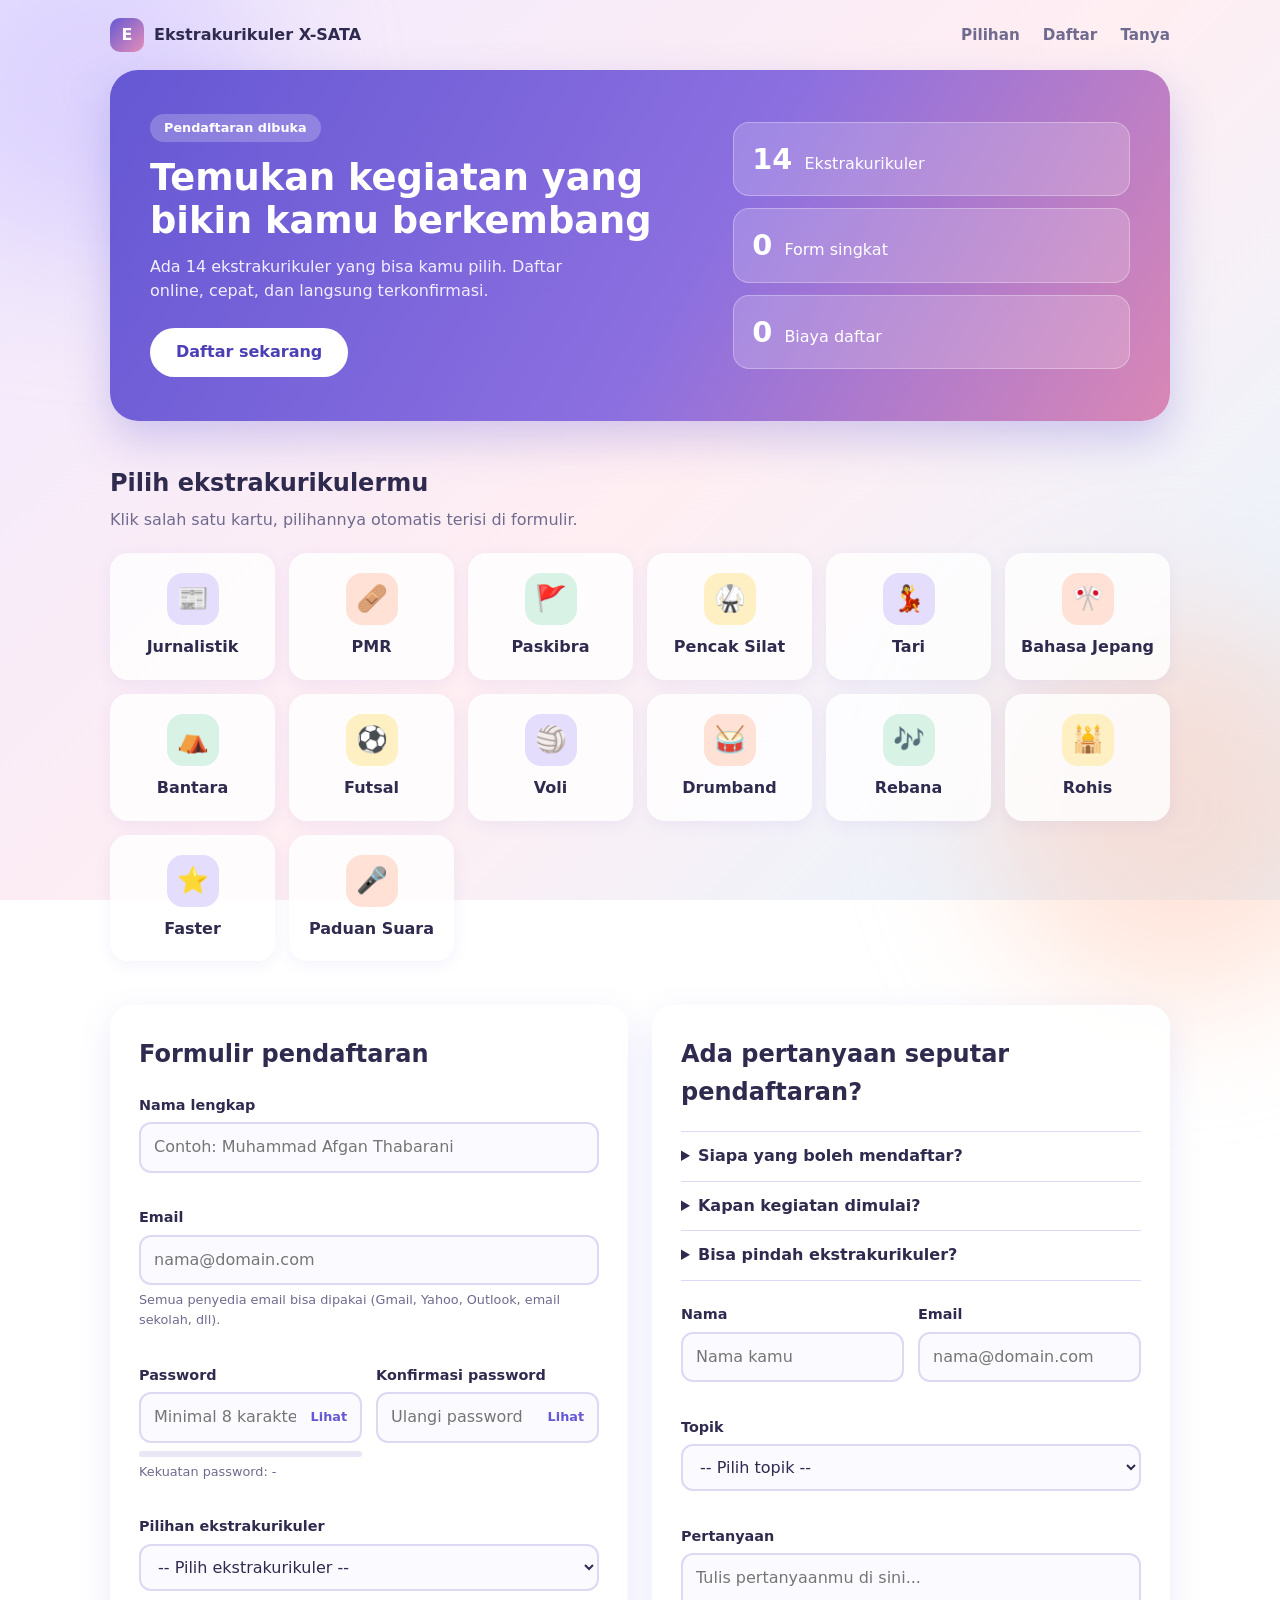
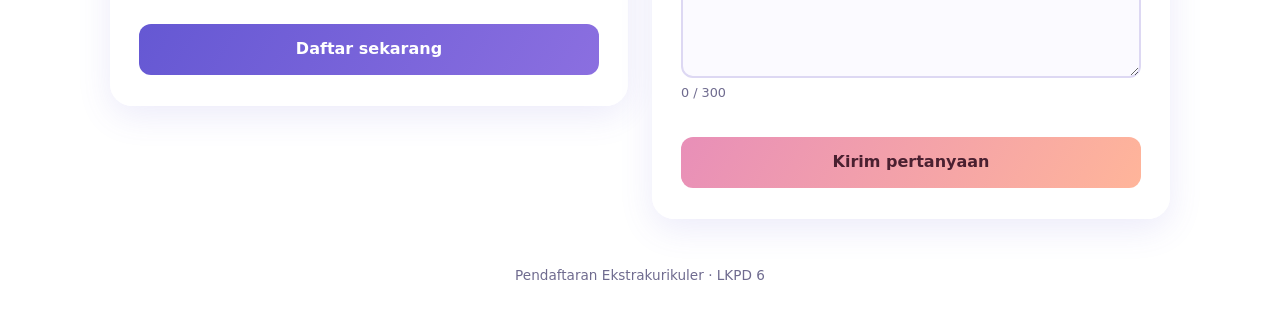
<file: index.html>
<!DOCTYPE html>
<html lang="id">
<head>
  <meta charset="UTF-8">
  <meta name="viewport" content="width=device-width, initial-scale=1">
  <title>Pendaftaran Ekstrakurikuler</title>
  <link rel="stylesheet" href="style.css">
</head>
<body>
  <div class="blob b1"></div><div class="blob b2"></div>

  <header class="nav">
    <a class="brand" href="#atas"><span class="logo">E</span> Ekstrakurikuler X-SATA</a>
    <nav>
      <a href="#ekskul">Pilihan</a>
      <a href="#daftar">Daftar</a>
      <a href="#tanya">Tanya</a>
    </nav>
  </header>

  <main id="atas">
    <section class="hero">
      <div>
        <span class="tag">Pendaftaran dibuka</span>
        <h1>Temukan kegiatan yang bikin kamu berkembang</h1>
        <p>Ada 14 ekstrakurikuler yang bisa kamu pilih. Daftar online, cepat, dan langsung terkonfirmasi.</p>
        <a class="cta" href="#daftar">Daftar sekarang</a>
      </div>
      <div class="hero-stats">
        <div><b>14</b><span>Ekstrakurikuler</span></div>
        <div><b>0</b><span>Form singkat</span></div>
        <div><b>0</b><span>Biaya daftar</span></div>
      </div>
    </section>

    <section class="section" id="ekskul">
      <h2>Pilih ekstrakurikulermu</h2>
      <p class="sub">Klik salah satu kartu, pilihannya otomatis terisi di formulir.</p>
      <div class="grid" id="grid"></div>
    </section>

    <div class="two">
      <section class="card" id="daftar" aria-labelledby="judul-daftar">
        <h2 id="judul-daftar">Formulir pendaftaran</h2>
        <form id="formDaftar" novalidate>
          <div class="field">
            <label for="nama">Nama lengkap</label>
            <input type="text" id="nama" placeholder="Contoh: Muhammad Afgan Thabarani" autocomplete="name">
            <small class="error" id="err-nama"></small>
          </div>
          <div class="field">
            <label for="email">Email</label>
            <input type="email" id="email" placeholder="nama@domain.com" autocomplete="email">
            <small class="hint">Semua penyedia email bisa dipakai (Gmail, Yahoo, Outlook, email sekolah, dll).</small>
            <small class="error" id="err-email"></small>
          </div>
          <div class="row">
            <div class="field">
              <label for="password">Password</label>
              <div class="pw">
                <input type="password" id="password" placeholder="Minimal 8 karakter" autocomplete="new-password">
                <button type="button" class="toggle" data-target="password" aria-label="Tampilkan password">Lihat</button>
              </div>
              <div class="meter" aria-hidden="true"><span id="meter-bar"></span></div>
              <small class="hint" id="meter-text">Kekuatan password: -</small>
              <small class="error" id="err-password"></small>
            </div>
            <div class="field">
              <label for="konfirmasi">Konfirmasi password</label>
              <div class="pw">
                <input type="password" id="konfirmasi" placeholder="Ulangi password" autocomplete="new-password">
                <button type="button" class="toggle" data-target="konfirmasi" aria-label="Tampilkan konfirmasi password">Lihat</button>
              </div>
              <small class="error" id="err-konfirmasi"></small>
            </div>
          </div>
          <div class="field">
            <label for="ekskul-select">Pilihan ekstrakurikuler</label>
            <select id="ekskul-select"><option value="">-- Pilih ekstrakurikuler --</option></select>
            <small class="error" id="err-ekskul"></small>
          </div>
          <button type="submit" class="primary" id="btn-daftar">Daftar sekarang</button>
        </form>
      </section>

      <section class="card" id="tanya" aria-labelledby="judul-tanya">
        <h2 id="judul-tanya">Ada pertanyaan seputar pendaftaran?</h2>
        <div class="faq">
          <details><summary>Siapa yang boleh mendaftar?</summary><p>Semua siswa aktif. Kamu bisa memilih satu ekstrakurikuler saat mengisi formulir.</p></details>
          <details><summary>Kapan kegiatan dimulai?</summary><p>Jadwal latihan diumumkan oleh pembina masing-masing ekstrakurikuler setelah pendaftaran ditutup.</p></details>
          <details><summary>Bisa pindah ekstrakurikuler?</summary><p>Bisa. Tanyakan lewat kolom di bawah atau langsung ke pembina.</p></details>
        </div>
        <form id="formTanya" novalidate>
          <div class="row">
            <div class="field">
              <label for="t-nama">Nama</label>
              <input type="text" id="t-nama" placeholder="Nama kamu" autocomplete="name">
              <small class="error" id="err-t-nama"></small>
            </div>
            <div class="field">
              <label for="t-email">Email</label>
              <input type="email" id="t-email" placeholder="nama@domain.com" autocomplete="email">
              <small class="error" id="err-t-email"></small>
            </div>
          </div>
          <div class="field">
            <label for="t-topik">Topik</label>
            <select id="t-topik">
              <option value="">-- Pilih topik --</option>
              <option>Cara mendaftar</option><option>Jadwal kegiatan</option>
              <option>Persyaratan</option><option>Biaya / perlengkapan</option><option>Lainnya</option>
            </select>
            <small class="error" id="err-t-topik"></small>
          </div>
          <div class="field">
            <label for="t-pesan">Pertanyaan</label>
            <textarea id="t-pesan" rows="4" maxlength="300" placeholder="Tulis pertanyaanmu di sini..."></textarea>
            <small class="hint" id="t-count">0 / 300</small>
            <small class="error" id="err-t-pesan"></small>
          </div>
          <button type="submit" class="primary alt">Kirim pertanyaan</button>
        </form>
        <div id="daftar-tanya" hidden>
          <h3>Pertanyaan terkirim</h3>
          <ul id="list-tanya"></ul>
        </div>
      </section>
    </div>
  </main>

  <footer class="foot">Pendaftaran Ekstrakurikuler &middot; LKPD 6</footer>
  <script src="script.js"></script>
</body>
</html>
</file>
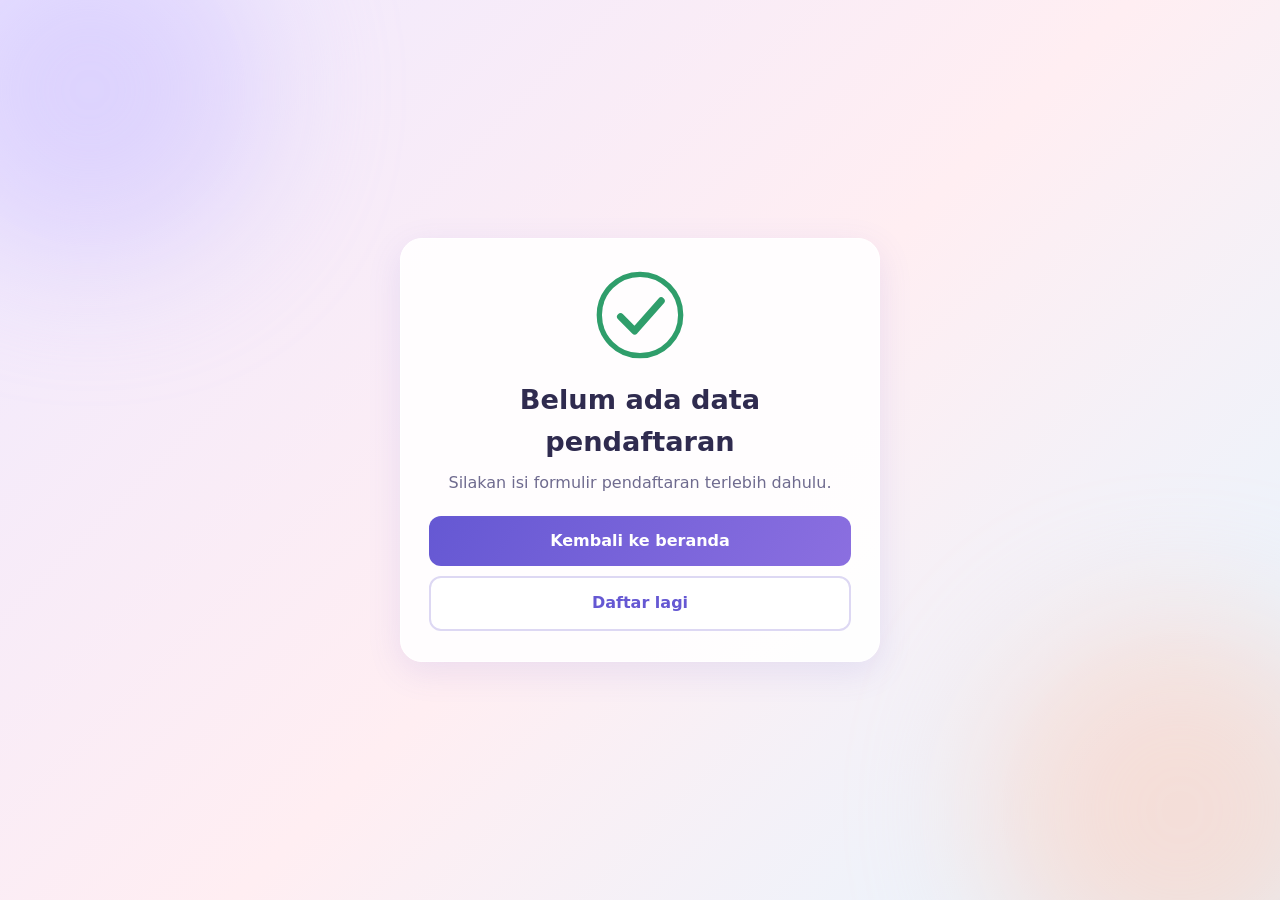
<file: berhasil.html>
<!DOCTYPE html>
<html lang="id">
<head>
  <meta charset="UTF-8">
  <meta name="viewport" content="width=device-width, initial-scale=1">
  <title>Pendaftaran Berhasil</title>
  <link rel="stylesheet" href="style.css">
</head>
<body class="done-page">
  <div class="blob b1"></div><div class="blob b2"></div>
  <div class="confetti" id="confetti" aria-hidden="true"></div>

  <main class="done card">
    <svg class="check" viewBox="0 0 52 52" aria-hidden="true">
      <circle class="check-circle" cx="26" cy="26" r="23" fill="none"/>
      <path class="check-mark" fill="none" d="M15 27l8 8 15-17"/>
    </svg>
    <h1 id="judul">Pendaftaran Berhasil!</h1>
    <p class="sub" id="teks"></p>

    <dl class="ringkas" id="ringkas" hidden>
      <div><dt>Nama</dt><dd id="r-nama"></dd></div>
      <div><dt>Email</dt><dd id="r-email"></dd></div>
      <div><dt>Ekstrakurikuler</dt><dd id="r-ekskul"></dd></div>
      <div><dt>Tanggal daftar</dt><dd id="r-tanggal"></dd></div>
      <div><dt>Status</dt><dd><span class="badge">Terdaftar</span></dd></div>
    </dl>

    <div class="aksi">
      <a class="primary" href="index.html">Kembali ke beranda</a>
      <a class="ghost" href="index.html#daftar">Daftar lagi</a>
    </div>
  </main>
  <script src="berhasil.js"></script>
</body>
</html>
</file>
<file: style.css>
:root {
  --ink: #2f2b4f;
  --muted: #6f6b8f;
  --line: #ddd8f3;
  --accent: #6558d3;
  --accent-dark: #4b3fb5;
  --peach: #ffb59a;
  --bad: #d64545;
  --good: #2f9e6b;
}
* { box-sizing: border-box; }
html { scroll-behavior: smooth; }
body {
  margin: 0; min-height: 100vh; position: relative; overflow-x: hidden;
  color: var(--ink); line-height: 1.55;
  font-family: "Segoe UI", system-ui, -apple-system, Roboto, sans-serif;
  background: linear-gradient(135deg, #efe9ff 0%, #ffeef2 52%, #e5f5ff 100%) fixed;
}
.blob { position: fixed; border-radius: 50%; filter: blur(70px); opacity: .5; z-index: 0; pointer-events: none; }
.b1 { width: 340px; height: 340px; background: #c8bcff; top: -80px; left: -80px; }
.b2 { width: 380px; height: 380px; background: #ffc9b5; bottom: -100px; right: -90px; }
.nav, main, .foot { position: relative; z-index: 1; }

/* Navigasi */
.nav {
  max-width: 1100px; margin: 0 auto; padding: 18px 20px;
  display: flex; align-items: center; justify-content: space-between;
}
.brand { display: flex; align-items: center; gap: 10px; font-weight: 700; color: var(--ink); text-decoration: none; }
.logo {
  display: grid; place-items: center; width: 34px; height: 34px; border-radius: 10px;
  color: #fff; background: linear-gradient(135deg, var(--accent), #e88fb8);
}
.nav nav a { margin-left: 18px; color: var(--muted); text-decoration: none; font-weight: 600; font-size: .95rem; }
.nav nav a:hover { color: var(--accent); }

main { max-width: 1100px; margin: 0 auto; padding: 0 20px 20px; }

/* Hero */
.hero {
  display: grid; grid-template-columns: 1.4fr 1fr; gap: 28px; align-items: center;
  padding: 44px 40px; border-radius: 28px; color: #fff;
  background: linear-gradient(120deg, #6558d3 0%, #8b6fe0 55%, #d987b5 100%);
  box-shadow: 0 18px 44px rgba(101, 88, 211, .28);
}
.tag { display: inline-block; padding: 4px 14px; border-radius: 999px; font-size: .8rem; font-weight: 600; background: rgba(255,255,255,.22); }
.hero h1 { margin: 14px 0 12px; font-size: 2.3rem; line-height: 1.18; }
.hero p { margin: 0 0 24px; color: #f1eeff; max-width: 470px; }
.cta {
  display: inline-block; padding: 12px 26px; border-radius: 999px; font-weight: 700; text-decoration: none;
  color: var(--accent-dark); background: #fff; transition: transform .2s, box-shadow .2s;
}
.cta:hover { transform: translateY(-2px); box-shadow: 0 8px 20px rgba(0,0,0,.18); }
.hero-stats { display: grid; gap: 12px; }
.hero-stats div {
  display: flex; align-items: baseline; gap: 12px; padding: 14px 18px; border-radius: 16px;
  background: rgba(255,255,255,.18); border: 1px solid rgba(255,255,255,.3);
}
.hero-stats b { font-size: 1.8rem; }

/* Section & grid ekskul */
.section { margin-top: 44px; }
h2 { margin: 0 0 6px; font-size: 1.5rem; }
.sub { margin: 0 0 20px; color: var(--muted); }
.grid { display: grid; grid-template-columns: repeat(auto-fill, minmax(150px, 1fr)); gap: 14px; }
.item {
  display: flex; flex-direction: column; align-items: center; gap: 10px; padding: 18px 10px;
  font: inherit; font-weight: 600; color: var(--ink); cursor: pointer;
  background: rgba(255,255,255,.8); border: 2px solid transparent; border-radius: 18px;
  box-shadow: 0 4px 16px rgba(101,88,211,.08); transition: transform .2s, border-color .2s, box-shadow .2s;
}
.item:hover { transform: translateY(-4px); box-shadow: 0 10px 24px rgba(101,88,211,.16); }
.item.on { border-color: var(--accent); background: #fff; }
.item .ico { display: grid; place-items: center; width: 52px; height: 52px; border-radius: 16px; font-size: 1.6rem; }
.item:nth-child(4n+1) .ico { background: #e4defc; }
.item:nth-child(4n+2) .ico { background: #ffe1d6; }
.item:nth-child(4n+3) .ico { background: #d8f2e6; }
.item:nth-child(4n)   .ico { background: #fff0c4; }

/* Kartu & form */
.two { display: grid; grid-template-columns: 1fr 1fr; gap: 24px; margin-top: 44px; align-items: start; }
.card {
  padding: 30px 28px; border-radius: 22px; background: rgba(255,255,255,.88);
  border: 1px solid #fff; box-shadow: 0 10px 34px rgba(101,88,211,.12);
}
.card h2 { margin-bottom: 20px; }
h3 { margin: 24px 0 10px; font-size: 1.05rem; }
.row { display: grid; grid-template-columns: 1fr 1fr; gap: 14px; }
.field { display: flex; flex-direction: column; margin-bottom: 16px; min-width: 0; }
label { margin-bottom: 6px; font-weight: 600; font-size: .9rem; }
input, select, textarea {
  width: 100%; padding: 11px 13px; font: inherit; color: var(--ink); background: #fbfaff;
  border: 2px solid var(--line); border-radius: 12px; outline: none; transition: border-color .15s, box-shadow .15s;
}
textarea { resize: vertical; }
input:focus, select:focus, textarea:focus { border-color: var(--accent); box-shadow: 0 0 0 4px rgba(101,88,211,.16); background: #fff; }
.field.invalid input, .field.invalid select, .field.invalid textarea { border-color: var(--bad); }
.field.valid input, .field.valid select, .field.valid textarea { border-color: var(--good); }
.hint { margin-top: 5px; color: var(--muted); font-size: .8rem; }
.error { min-height: 1em; margin-top: 4px; color: var(--bad); font-size: .85rem; }

.pw { position: relative; }
.pw input { padding-right: 64px; }
.toggle {
  position: absolute; right: 6px; top: 50%; transform: translateY(-50%); padding: 5px 9px;
  font: inherit; font-size: .8rem; font-weight: 600; color: var(--accent); background: transparent; border: 0; border-radius: 8px; cursor: pointer;
}
.toggle:hover { background: #ece9fd; }
.meter { height: 6px; margin-top: 8px; background: #e9e6f6; border-radius: 4px; overflow: hidden; }
.meter span { display: block; height: 100%; width: 0; background: var(--bad); transition: width .25s, background .25s; }

.primary, .ghost {
  display: block; width: 100%; padding: 13px; font: inherit; font-weight: 700; text-align: center; text-decoration: none;
  color: #fff; background: linear-gradient(120deg, var(--accent), #8b6fe0); border: 0; border-radius: 12px; cursor: pointer;
  transition: transform .2s, box-shadow .2s;
}
.primary:hover { transform: translateY(-2px); box-shadow: 0 8px 20px rgba(101,88,211,.35); }
.primary:disabled { opacity: .7; cursor: wait; transform: none; }
.primary.alt { background: linear-gradient(120deg, #e88fb8, #ffb59a); color: #4a2030; }
.ghost { color: var(--accent); background: #fff; border: 2px solid var(--line); }
.ghost:hover { border-color: var(--accent); }
button:focus-visible, summary:focus-visible, a:focus-visible { outline: 3px solid var(--peach); outline-offset: 2px; }

/* FAQ & daftar tanya */
.faq { margin-bottom: 22px; border-top: 1px solid var(--line); }
details { padding: 12px 0; border-bottom: 1px solid var(--line); }
summary { cursor: pointer; font-weight: 600; }
details p { margin: 8px 0 0; color: var(--muted); }
#list-tanya { list-style: none; margin: 0; padding: 0; display: grid; gap: 10px; }
#list-tanya li { padding: 12px 14px; background: #f4f1ff; border-left: 4px solid var(--peach); border-radius: 10px; }
#list-tanya b { display: block; font-size: .85rem; color: var(--muted); }
.foot { padding: 26px 20px 34px; text-align: center; color: var(--muted); font-size: .85rem; }

/* ---------- Halaman berhasil ---------- */
.done-page { display: grid; place-items: center; padding: 24px 16px; }
.done { position: relative; z-index: 2; width: 100%; max-width: 480px; text-align: center; animation: pop .6s cubic-bezier(.2,1.3,.4,1); }
.done h1 { margin: 10px 0 8px; font-size: 1.7rem; }
.check { width: 92px; height: 92px; }
.check-circle { stroke: var(--good); stroke-width: 3; stroke-dasharray: 145; stroke-dashoffset: 145; animation: draw .6s .2s ease forwards; }
.check-mark { stroke: var(--good); stroke-width: 4; stroke-linecap: round; stroke-linejoin: round; stroke-dasharray: 40; stroke-dashoffset: 40; animation: draw .4s .7s ease forwards; }
.ringkas { margin: 22px 0; padding: 6px 18px; text-align: left; background: #f6f3ff; border-radius: 16px; }
.ringkas div { display: flex; justify-content: space-between; gap: 14px; padding: 11px 0; border-bottom: 1px dashed var(--line); }
.ringkas div:last-child { border: 0; }
.ringkas dt { color: var(--muted); }
.ringkas dd { margin: 0; font-weight: 600; text-align: right; word-break: break-word; }
.badge { padding: 3px 12px; font-size: .85rem; color: #1d6b48; background: #d8f2e6; border-radius: 999px; }
.aksi { display: grid; gap: 10px; }
.confetti { position: fixed; inset: 0; overflow: hidden; pointer-events: none; z-index: 3; }
.confetti i { position: absolute; top: -20px; width: 10px; height: 16px; border-radius: 3px; animation: fall linear forwards; }

@keyframes pop { from { transform: scale(.7) translateY(30px); opacity: 0; } to { transform: none; opacity: 1; } }
@keyframes draw { to { stroke-dashoffset: 0; } }
@keyframes fall { from { transform: translateY(0) rotate(0); } to { transform: translateY(108vh) rotate(720deg); } }
@media (prefers-reduced-motion: reduce) {
  * { animation-duration: .01s !important; animation-delay: 0s !important; scroll-behavior: auto; }
  .confetti { display: none; }
}

/* Responsif */
@media (max-width: 860px) {
  .hero { grid-template-columns: 1fr; padding: 32px 24px; }
  .hero h1 { font-size: 1.8rem; }
  .two { grid-template-columns: 1fr; }
}
@media (max-width: 560px) {
  .row { grid-template-columns: 1fr; gap: 0; }
  .card { padding: 22px 18px; }
  .nav nav a { margin-left: 12px; font-size: .88rem; }
  .grid { grid-template-columns: repeat(2, 1fr); }
}
</file>
